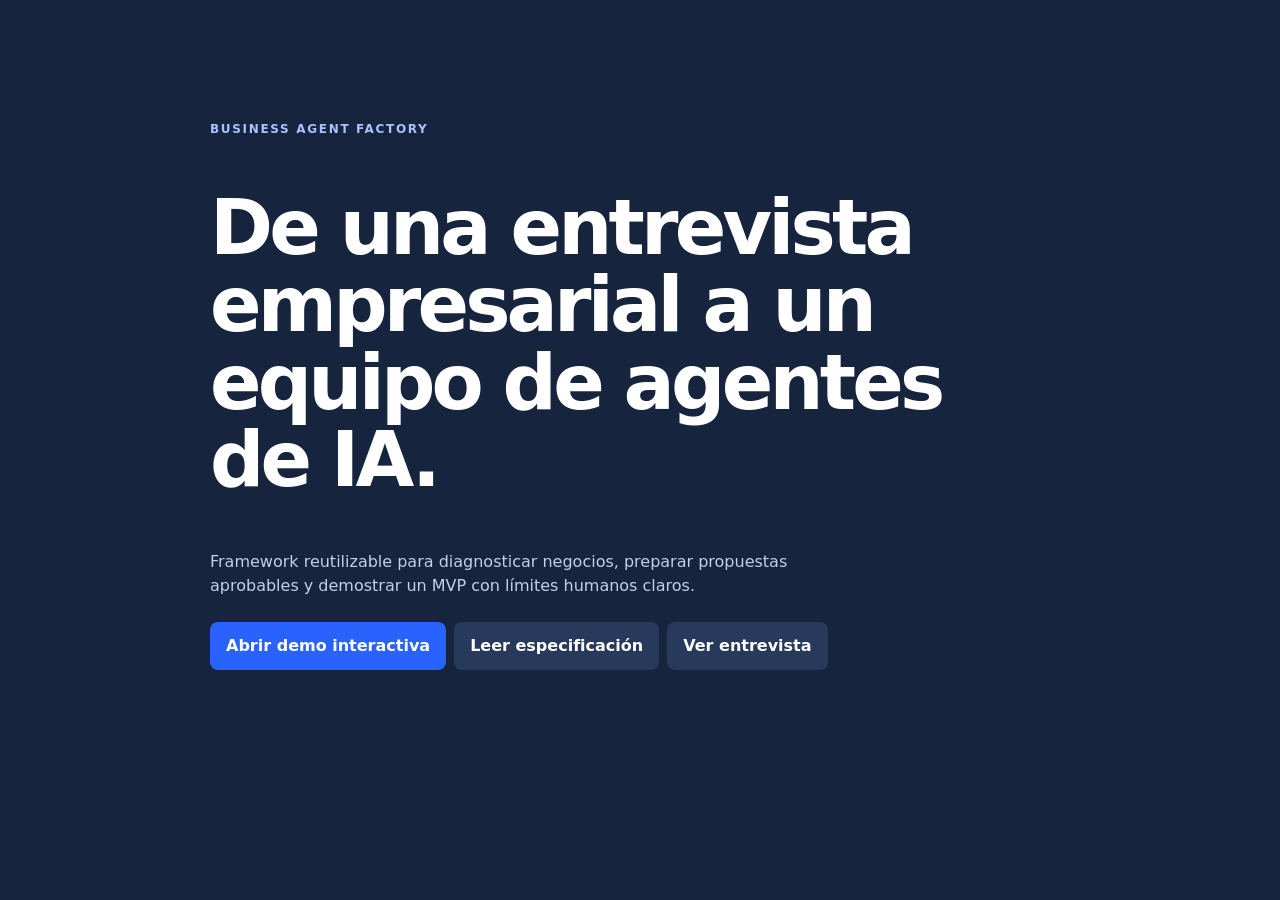
<file: index.html>
<!doctype html>
<html lang="es">
<head>
  <meta charset="utf-8">
  <meta name="viewport" content="width=device-width, initial-scale=1">
  <title>Business Agent Factory</title>
  <style>body{margin:0;background:#16243d;color:#fff;font:16px/1.5 system-ui,sans-serif}main{max-width:860px;margin:0 auto;padding:12vh 24px}p{color:#c4d0e5;max-width:650px}.eyebrow{color:#a9c2ff;font-size:12px;font-weight:800;letter-spacing:.14em}h1{font-size:clamp(38px,7vw,76px);line-height:1.02;max-width:760px;letter-spacing:-.05em}a{display:inline-block;margin:8px 8px 0 0;padding:12px 16px;border-radius:8px;background:#2962ff;color:white;text-decoration:none;font-weight:700}a.secondary{background:#273a5b}</style>
</head>
<body><main><p class="eyebrow">BUSINESS AGENT FACTORY</p><h1>De una entrevista empresarial a un equipo de agentes de IA.</h1><p>Framework reutilizable para diagnosticar negocios, preparar propuestas aprobables y demostrar un MVP con límites humanos claros.</p><a href="mvp-generator/index.html">Abrir demo interactiva</a><a class="secondary" href="docs/01-system-specification.md">Leer especificación</a><a class="secondary" href="discovery/questionnaire.md">Ver entrevista</a></main></body>
</html>
</file>
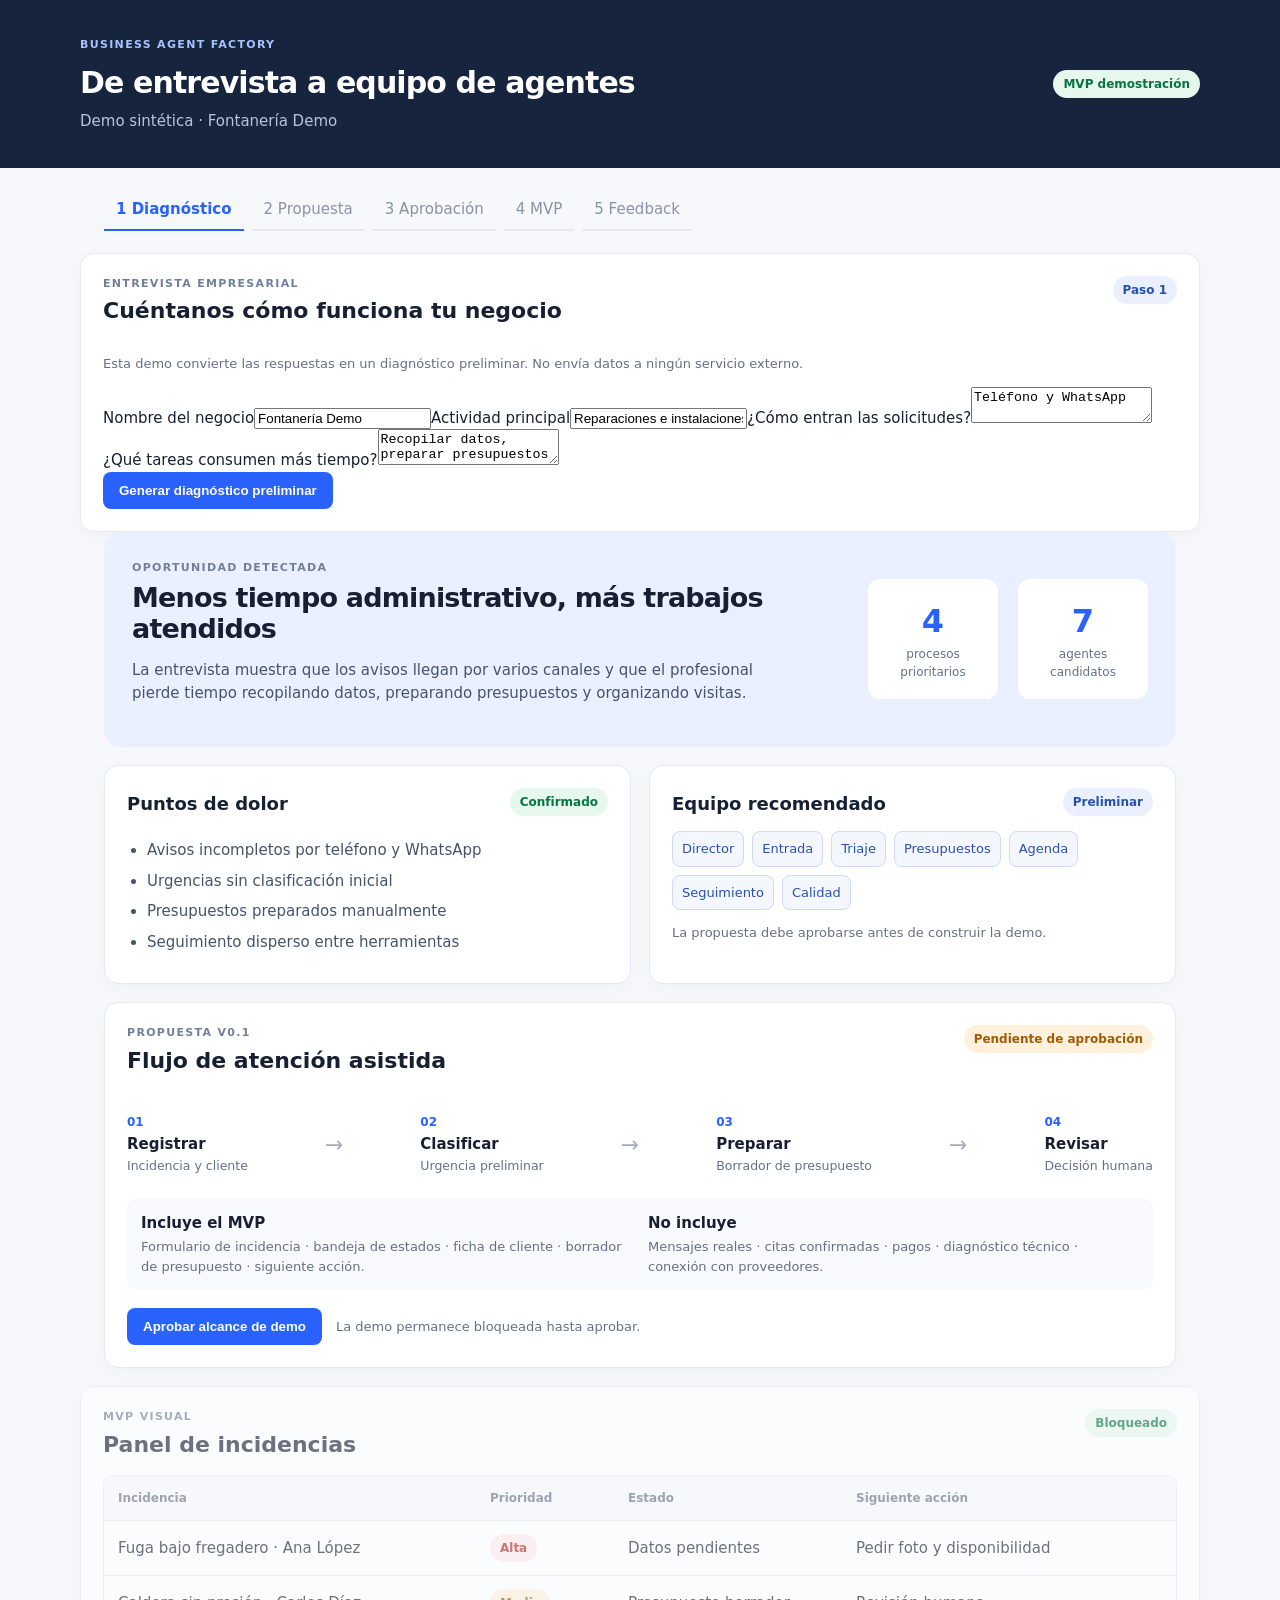
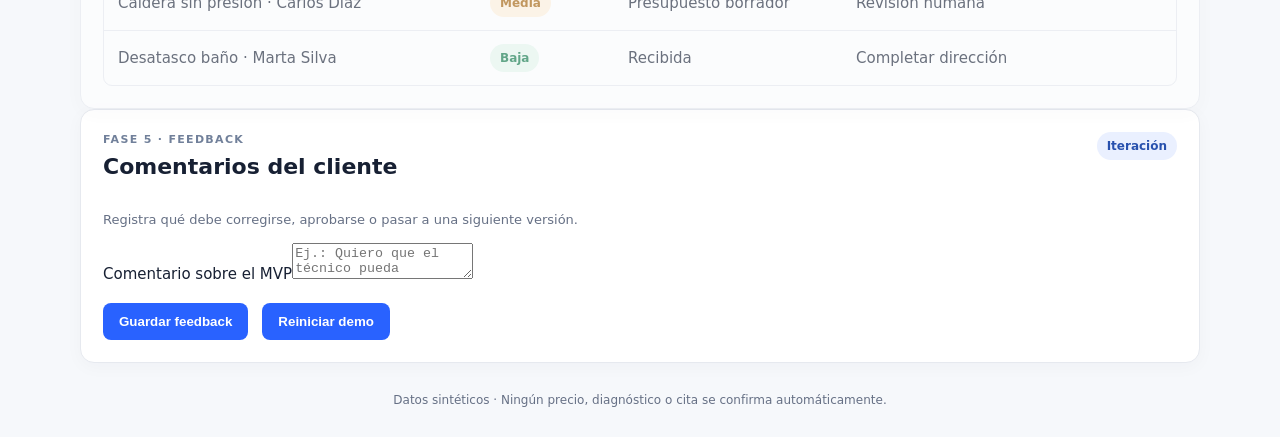
<file: mvp-generator/index.html>
<!doctype html>
<html lang="es">
<head>
  <meta charset="utf-8">
  <meta name="viewport" content="width=device-width, initial-scale=1">
  <title>Business Agent Factory — Demo</title>
  <link rel="stylesheet" href="./styles.css">
</head>
<body>
  <header class="topbar"><div><span class="eyebrow">BUSINESS AGENT FACTORY</span><h1>De entrevista a equipo de agentes</h1><p>Demo sintética · Fontanería Demo</p></div><span class="badge">MVP demostración</span></header>
  <main>
    <nav class="steps" aria-label="Estado del flujo"><span class="active">1 Diagnóstico</span><span>2 Propuesta</span><span>3 Aprobación</span><span>4 MVP</span><span>5 Feedback</span></nav>
    <section class="card interview"><div class="card-title"><div><p class="eyebrow">ENTREVISTA EMPRESARIAL</p><h2>Cuéntanos cómo funciona tu negocio</h2></div><span class="status blue">Paso 1</span></div><p class="muted">Esta demo convierte las respuestas en un diagnóstico preliminar. No envía datos a ningún servicio externo.</p><form id="interview-form"><div class="form-grid"><label>Nombre del negocio<input id="business-name" required value="Fontanería Demo"></label><label>Actividad principal<input id="business-sector" required value="Reparaciones e instalaciones"></label><label>¿Cómo entran las solicitudes?<textarea id="channels" required>Teléfono y WhatsApp</textarea></label><label>¿Qué tareas consumen más tiempo?<textarea id="pain" required>Recopilar datos, preparar presupuestos y organizar visitas</textarea></label></div><button type="submit">Generar diagnóstico preliminar</button></form><div id="diagnosis-result" class="result" hidden></div><div id="proposal-output" class="result" hidden><strong>Propuesta estructurada lista</strong><p>Se ha creado una propuesta preliminar a partir de la entrevista. Debe revisarse y aprobarse antes de construir el MVP.</p><button type="button" id="download-proposal">Descargar propuesta JSON</button></div></section>
    <section class="hero"><div><p class="eyebrow">OPORTUNIDAD DETECTADA</p><h2>Menos tiempo administrativo, más trabajos atendidos</h2><p>La entrevista muestra que los avisos llegan por varios canales y que el profesional pierde tiempo recopilando datos, preparando presupuestos y organizando visitas.</p></div><div class="metric"><strong>4</strong><span>procesos prioritarios</span></div><div class="metric"><strong>7</strong><span>agentes candidatos</span></div></section>
    <section class="grid">
      <article class="card"><div class="card-title"><h3>Puntos de dolor</h3><span class="status">Confirmado</span></div><ul><li>Avisos incompletos por teléfono y WhatsApp</li><li>Urgencias sin clasificación inicial</li><li>Presupuestos preparados manualmente</li><li>Seguimiento disperso entre herramientas</li></ul></article>
      <article class="card"><div class="card-title"><h3>Equipo recomendado</h3><span class="status blue">Preliminar</span></div><div class="agents"><span>Director</span><span>Entrada</span><span>Triaje</span><span>Presupuestos</span><span>Agenda</span><span>Seguimiento</span><span>Calidad</span></div><p class="muted">La propuesta debe aprobarse antes de construir la demo.</p></article>
    </section>
    <section class="proposal card" data-scope="scope-approved.yaml"><div class="card-title"><div><p class="eyebrow">PROPUESTA V0.1</p><h2>Flujo de atención asistida</h2></div><span class="status amber">Pendiente de aprobación</span></div><div class="flow"><div><b>01</b><strong>Registrar</strong><small>Incidencia y cliente</small></div><i>→</i><div><b>02</b><strong>Clasificar</strong><small>Urgencia preliminar</small></div><i>→</i><div><b>03</b><strong>Preparar</strong><small>Borrador de presupuesto</small></div><i>→</i><div><b>04</b><strong>Revisar</strong><small>Decisión humana</small></div></div><div class="scope"><div><h4>Incluye el MVP</h4><p>Formulario de incidencia · bandeja de estados · ficha de cliente · borrador de presupuesto · siguiente acción.</p></div><div><h4>No incluye</h4><p>Mensajes reales · citas confirmadas · pagos · diagnóstico técnico · conexión con proveedores.</p></div></div><div class="actions"><button id="approve">Aprobar alcance de demo</button><span id="approval" class="muted">La demo permanece bloqueada hasta aprobar.</span></div></section>
    <section id="demo" class="card locked"><div class="card-title"><div><p class="eyebrow">MVP VISUAL</p><h2>Panel de incidencias</h2></div><span class="status">Bloqueado</span></div><div class="table"><div class="row head"><span>Incidencia</span><span>Prioridad</span><span>Estado</span><span>Siguiente acción</span></div><div class="row"><span>Fuga bajo fregadero · Ana López</span><span class="pill high">Alta</span><span>Datos pendientes</span><span>Pedir foto y disponibilidad</span></div><div class="row"><span>Caldera sin presión · Carlos Díaz</span><span class="pill medium">Media</span><span>Presupuesto borrador</span><span>Revisión humana</span></div><div class="row"><span>Desatasco baño · Marta Silva</span><span class="pill low">Baja</span><span>Recibida</span><span>Completar dirección</span></div></div></section>
    <section class="card feedback"><div class="card-title"><div><p class="eyebrow">FASE 5 · FEEDBACK</p><h2>Comentarios del cliente</h2></div><span class="status blue">Iteración</span></div><p class="muted">Registra qué debe corregirse, aprobarse o pasar a una siguiente versión.</p><label>Comentario sobre el MVP<textarea id="feedback-text" placeholder="Ej.: Quiero que el técnico pueda adjuntar una foto..."></textarea></label><div class="actions"><button id="save-feedback">Guardar feedback</button><button id="reset-demo" class="secondary">Reiniciar demo</button><span id="feedback-status" class="muted"></span></div></section>
  </main><footer>Datos sintéticos · Ningún precio, diagnóstico o cita se confirma automáticamente.</footer>
  <script src="./app.js"></script>
</body></html>
</file>
<file: mvp-generator/styles.css>
:root{--ink:#172033;--muted:#667085;--line:#e6e9ef;--paper:#fff;--bg:#f6f8fb;--navy:#16243d;--blue:#2962ff;--green:#087443;--amber:#a15c00}*{box-sizing:border-box}body{margin:0;background:var(--bg);color:var(--ink);font:15px/1.5 Inter,ui-sans-serif,system-ui,-apple-system,Segoe UI,sans-serif}.topbar{background:var(--navy);color:white;padding:32px max(24px,calc((100% - 1120px)/2));display:flex;justify-content:space-between;gap:24px;align-items:center}.topbar h1{margin:5px 0;font-size:30px;letter-spacing:-.03em}.topbar p{margin:4px 0;color:#b8c4d8}.eyebrow{font-size:11px;font-weight:800;letter-spacing:.12em;color:#71809a;margin:0}.topbar .eyebrow{color:#a9c2ff}.badge,.status,.pill{border-radius:999px;padding:5px 10px;font-size:12px;font-weight:700;background:#e6f7ee;color:var(--green);white-space:nowrap}.main,main{max-width:1120px;margin:auto}.steps{display:flex;gap:8px;padding:22px 24px;color:#8a93a5;max-width:1120px;margin:auto}.steps span{padding:8px 12px;border-bottom:2px solid var(--line)}.steps .active{color:var(--blue);border-color:var(--blue);font-weight:700}.hero{margin:0 24px 18px;padding:28px;border-radius:16px;background:#eaf0ff;display:grid;grid-template-columns:1fr 130px 130px;gap:20px;align-items:center}.hero h2{font-size:27px;line-height:1.15;margin:6px 0 8px;letter-spacing:-.03em}.hero p:not(.eyebrow){max-width:650px;color:#45536b}.metric{background:white;border-radius:12px;padding:18px;text-align:center}.metric strong{display:block;font-size:32px;color:var(--blue)}.metric span{display:block;color:var(--muted);font-size:12px}.grid{display:grid;grid-template-columns:1fr 1fr;gap:18px;margin:0 24px 18px}.card{background:var(--paper);border:1px solid var(--line);border-radius:14px;padding:22px;box-shadow:0 4px 18px #15213d08}.card-title{display:flex;justify-content:space-between;align-items:flex-start;gap:14px}.card h2,.card h3{margin:2px 0 14px}.card h2{font-size:22px}.card h3{font-size:18px}.card ul{margin:0;padding-left:20px;color:#45536b}.card li{margin:8px 0}.status.blue{background:#eaf0ff;color:#2851ae}.status.amber{background:#fff1dc;color:var(--amber)}.agents{display:flex;flex-wrap:wrap;gap:8px}.agents span{border:1px solid #ced9f7;color:#2851ae;background:#f5f7ff;border-radius:8px;padding:7px 9px;font-size:13px}.muted{color:var(--muted);font-size:13px}.proposal{margin:0 24px 18px}.flow{display:flex;align-items:center;justify-content:space-between;gap:10px;margin:22px 0}.flow div{display:flex;flex-direction:column;gap:2px}.flow b{color:var(--blue);font-size:12px}.flow small{color:var(--muted)}.flow i{color:#a5aec0;font-style:normal;font-size:22px}.scope{display:grid;grid-template-columns:1fr 1fr;gap:16px;background:#f8f9fc;border-radius:10px;padding:14px}.scope h4{margin:0 0 3px}.scope p{margin:0;color:var(--muted);font-size:13px}.actions{display:flex;align-items:center;gap:14px;margin-top:18px}button{border:0;border-radius:8px;background:var(--blue);color:white;padding:11px 16px;font-weight:700;cursor:pointer}button:hover{background:#1748d1}.locked{opacity:.62}.locked.unlocked{opacity:1;border-color:#9bd5b6}.table{border:1px solid var(--line);border-radius:9px;overflow:hidden}.row{display:grid;grid-template-columns:2fr .7fr 1.2fr 1.7fr;gap:12px;padding:13px 14px;border-top:1px solid var(--line);align-items:center}.row.head{border:0;background:#f8f9fc;font-size:12px;font-weight:800;color:var(--muted)}.pill{display:inline-block;width:max-content}.pill.high{background:#ffebeb;color:#b42318}.pill.medium{background:#fff1dc;color:var(--amber)}.pill.low{background:#e6f7ee;color:var(--green)}footer{text-align:center;padding:28px;color:var(--muted);font-size:12px}@media(max-width:760px){.topbar{padding:24px;align-items:flex-start;flex-direction:column}.hero,.grid,.scope{grid-template-columns:1fr}.hero{margin:0 14px 14px;padding:20px}.steps{overflow:auto;padding:16px 14px}.steps span{white-space:nowrap}.grid,.proposal{margin-left:14px;margin-right:14px}.flow{align-items:flex-start;flex-direction:column}.flow i{transform:rotate(90deg)}.row{grid-template-columns:1fr 1fr}.row span:nth-child(4){grid-column:1/-1}}
</file>
